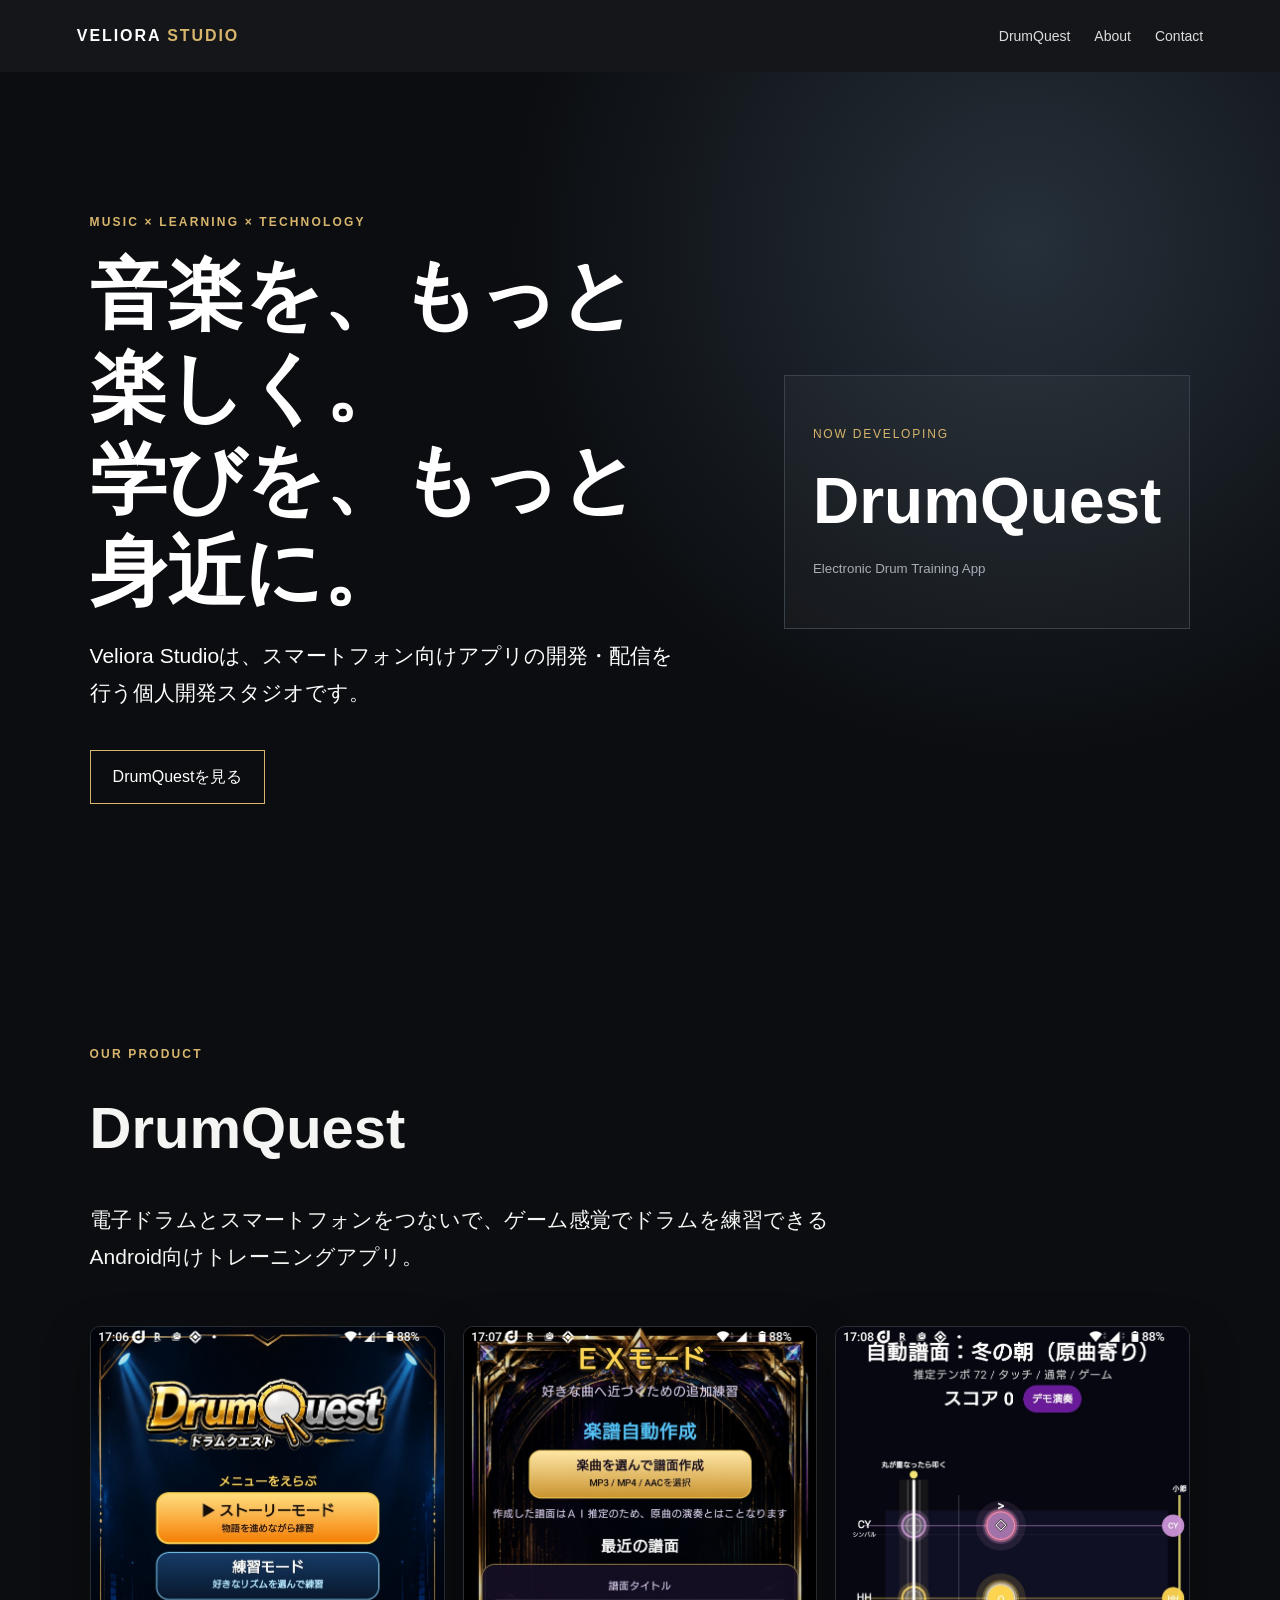
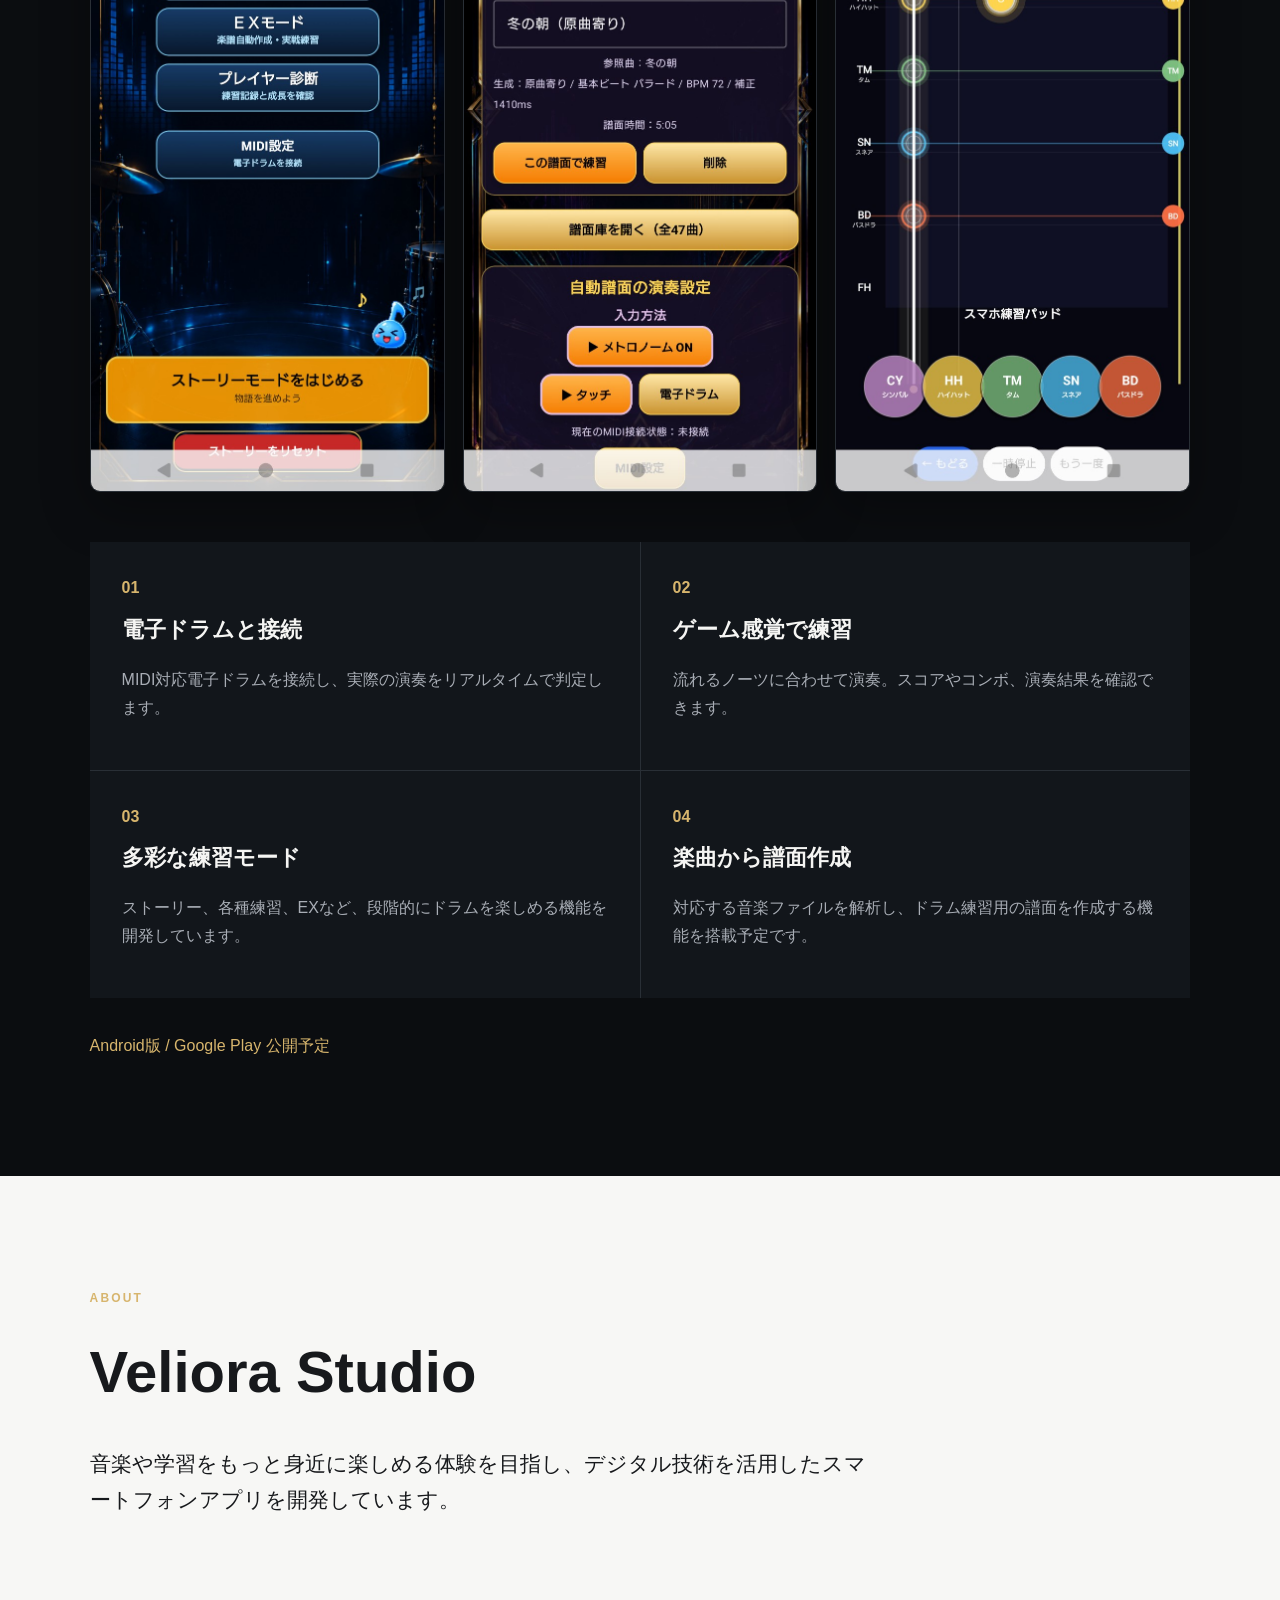
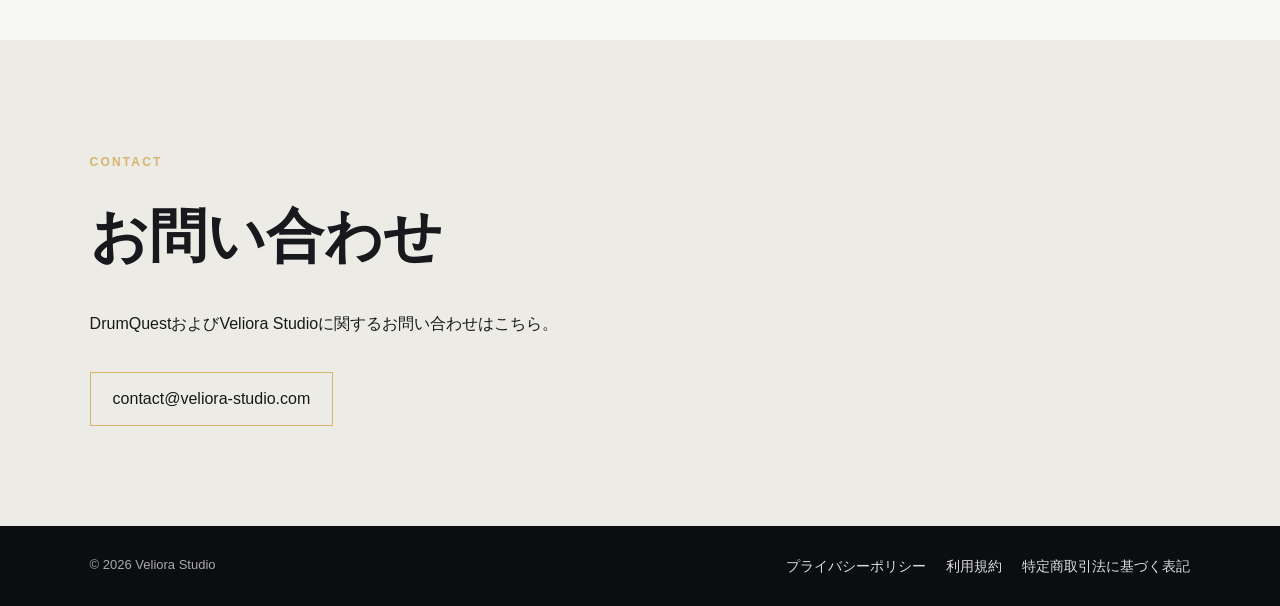
<file: index.html>
<!doctype html>
<html lang="ja"><head><meta charset="utf-8"><meta name="viewport" content="width=device-width,initial-scale=1"><meta name="description" content="Veliora Studio公式サイト。Android向け電子ドラム練習アプリ DrumQuest を開発しています。"><title>Veliora Studio | DrumQuest</title><link rel="stylesheet" href="style.css"></head>
<body><header><a class="brand" href="#top">VELIORA <span>STUDIO</span></a><nav><a href="#drumquest">DrumQuest</a><a href="#about">About</a><a href="#contact">Contact</a></nav></header>
<main id="top"><section class="hero"><div><p class="eyebrow">MUSIC × LEARNING × TECHNOLOGY</p><h1>音楽を、もっと楽しく。<br>学びを、もっと身近に。</h1><p class="lead">Veliora Studioは、スマートフォン向けアプリの開発・配信を行う個人開発スタジオです。</p><a class="button" href="#drumquest">DrumQuestを見る</a></div><div class="hero-card"><span>NOW DEVELOPING</span><strong>DrumQuest</strong><small>Electronic Drum Training App</small></div></section>
<section id="drumquest" class="section dark"><p class="eyebrow">OUR PRODUCT</p><h2>DrumQuest</h2><p class="intro">電子ドラムとスマートフォンをつないで、ゲーム感覚でドラムを練習できるAndroid向けトレーニングアプリ。</p><div class="screens"><img src="assets/drumquest-home.png" alt="DrumQuest メイン画面"><img src="assets/drumquest-ex.png" alt="DrumQuest EXモード"><img src="assets/drumquest-play.png" alt="DrumQuest 演奏画面"></div><div class="features"><article><b>01</b><h3>電子ドラムと接続</h3><p>MIDI対応電子ドラムを接続し、実際の演奏をリアルタイムで判定します。</p></article><article><b>02</b><h3>ゲーム感覚で練習</h3><p>流れるノーツに合わせて演奏。スコアやコンボ、演奏結果を確認できます。</p></article><article><b>03</b><h3>多彩な練習モード</h3><p>ストーリー、各種練習、EXなど、段階的にドラムを楽しめる機能を開発しています。</p></article><article><b>04</b><h3>楽曲から譜面作成</h3><p>対応する音楽ファイルを解析し、ドラム練習用の譜面を作成する機能を搭載予定です。</p></article></div><p class="status">Android版 / Google Play 公開予定</p></section>
<section id="about" class="section"><p class="eyebrow">ABOUT</p><h2>Veliora Studio</h2><p class="intro">音楽や学習をもっと身近に楽しめる体験を目指し、デジタル技術を活用したスマートフォンアプリを開発しています。</p></section>
<section id="contact" class="section contact"><p class="eyebrow">CONTACT</p><h2>お問い合わせ</h2><p>DrumQuestおよびVeliora Studioに関するお問い合わせはこちら。</p><a class="button" href="mailto:contact@veliora-studio.com">contact@veliora-studio.com</a></section>
</main><footer><div>© 2026 Veliora Studio</div><div><a href="privacy.html">プライバシーポリシー</a><a href="terms.html">利用規約</a><a href="tokusho.html">特定商取引法に基づく表記</a></div></footer></body></html>
</file>
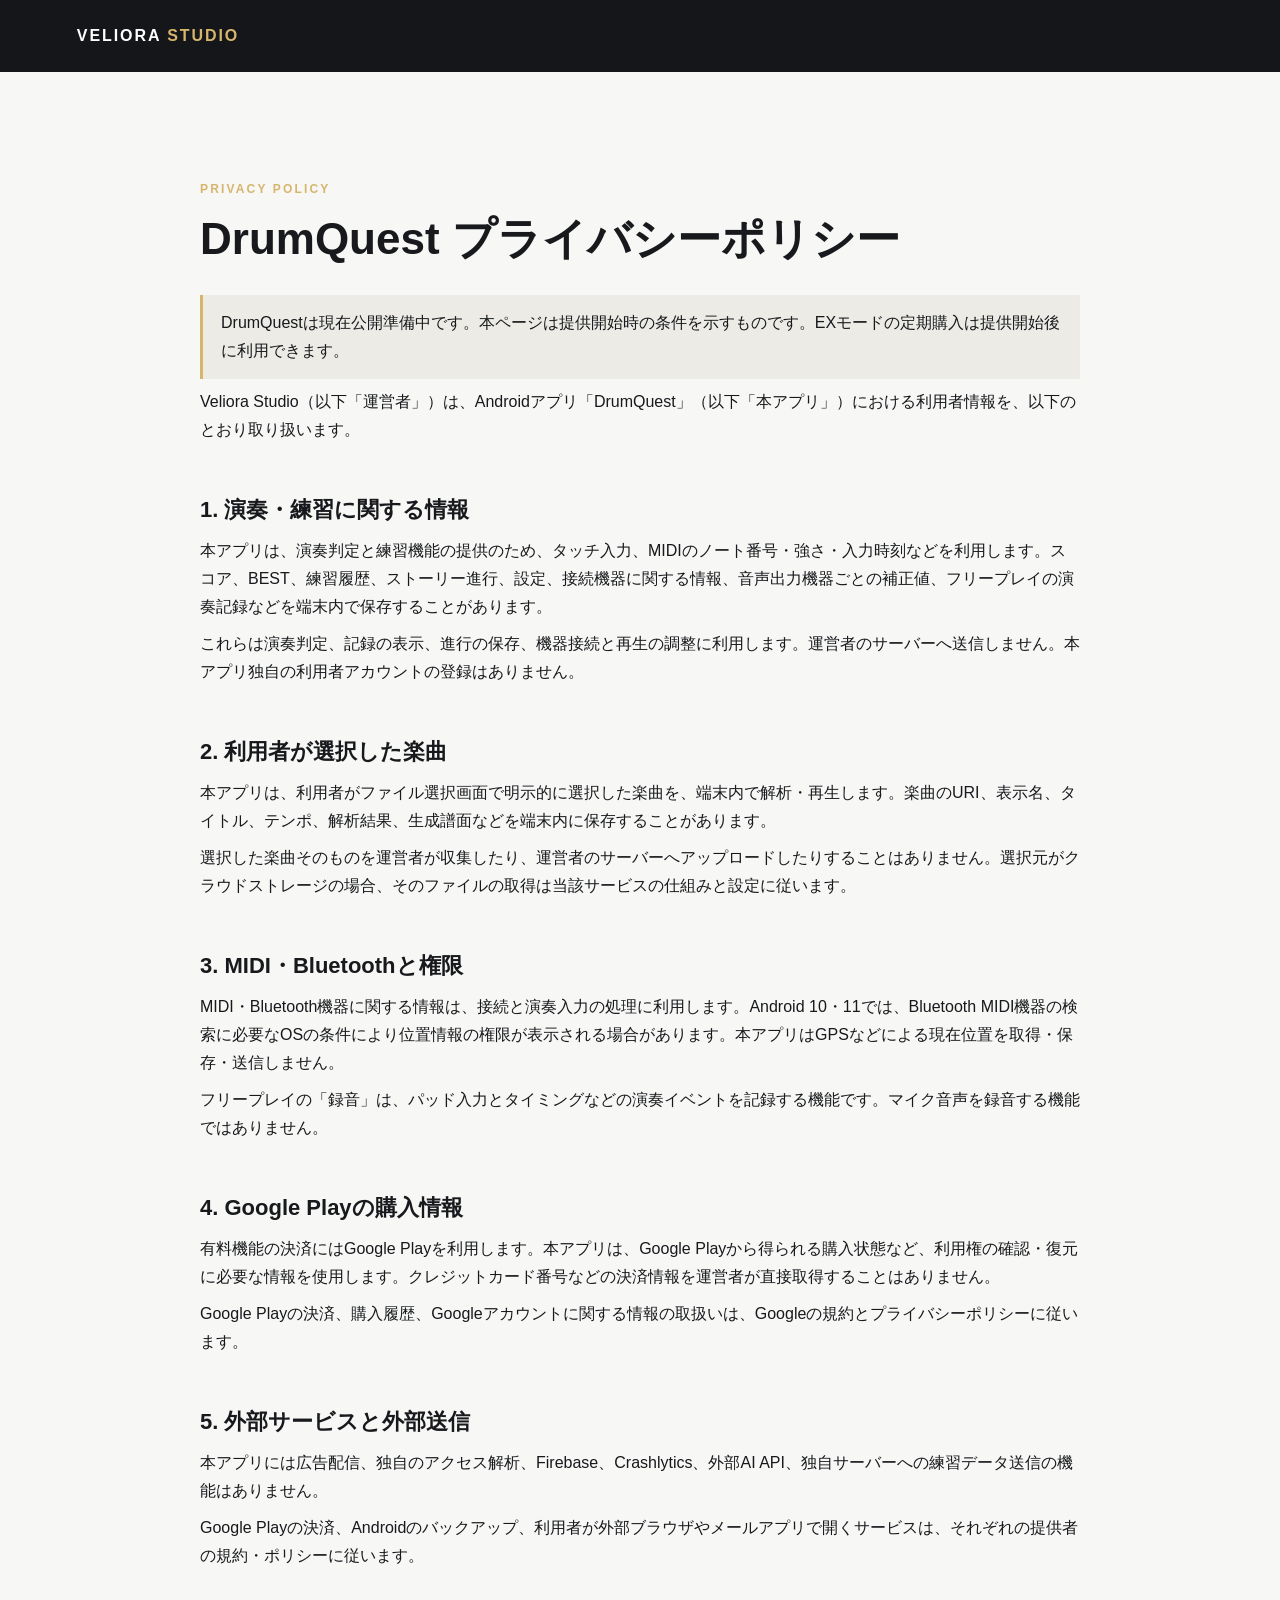
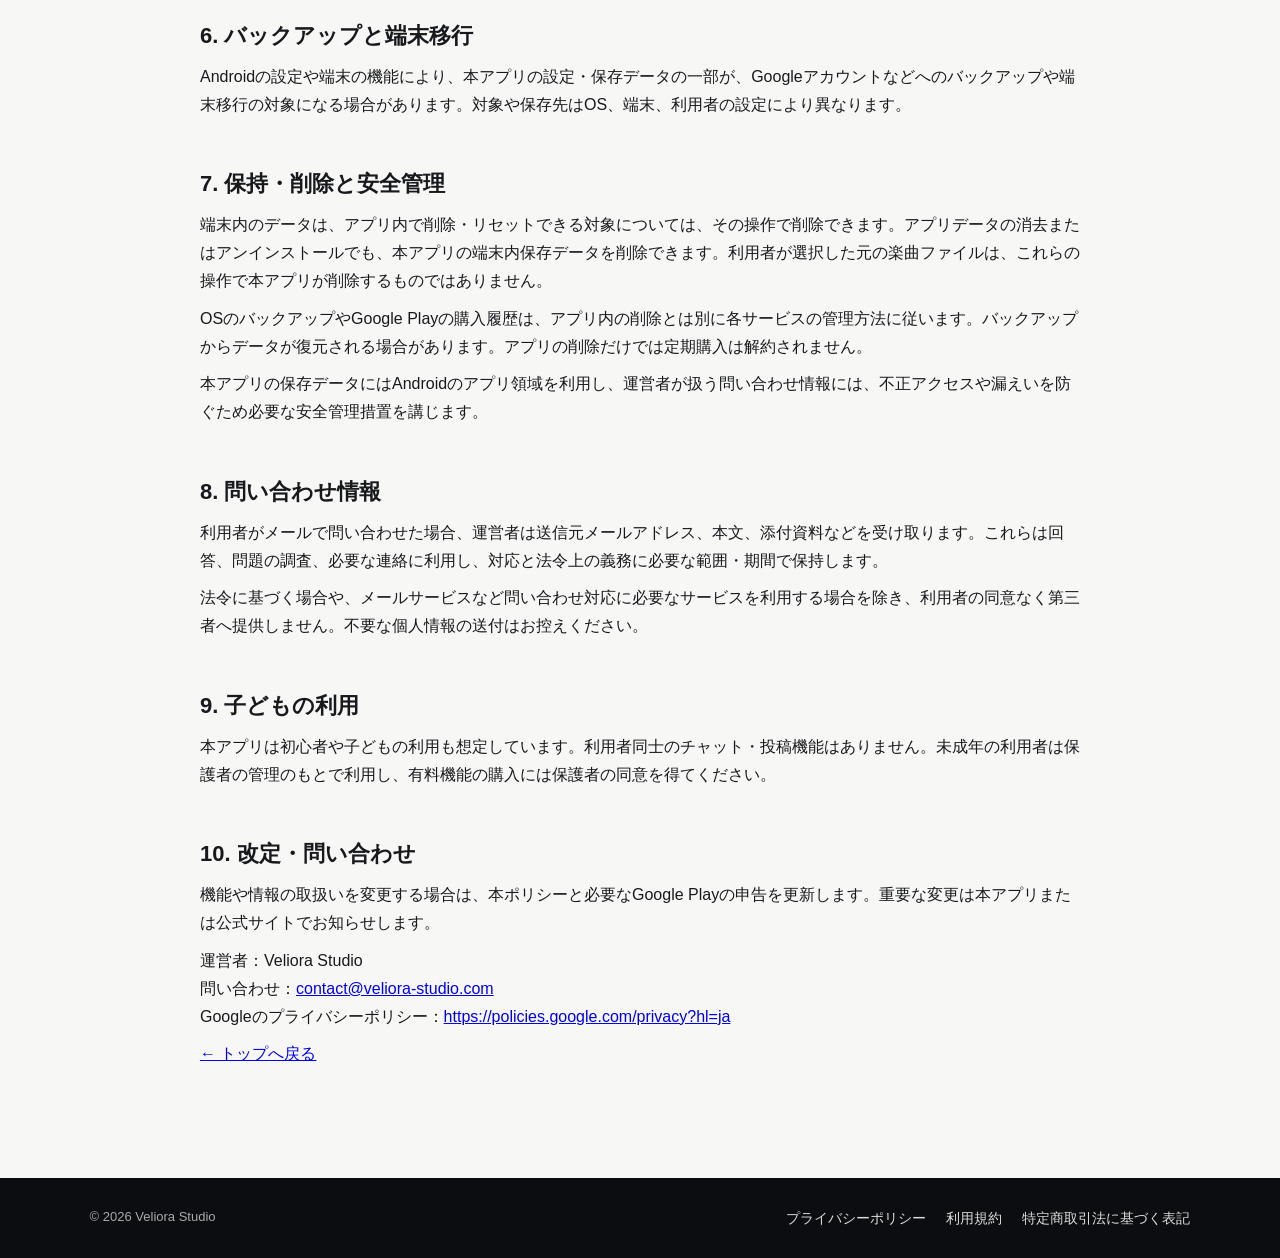
<file: privacy.html>
<!doctype html>
<html lang="ja">
<head>
<meta charset="utf-8">
<meta name="viewport" content="width=device-width,initial-scale=1">
<title>DrumQuest プライバシーポリシー | Veliora Studio</title>
<link rel="stylesheet" href="style.css">
</head>
<body>
<header><a class="brand" href="index.html">VELIORA <span>STUDIO</span></a></header>
<main class="section legal">
<p class="eyebrow">PRIVACY POLICY</p>
<h1>DrumQuest プライバシーポリシー</h1>
<p class="legal-note">DrumQuestは現在公開準備中です。本ページは提供開始時の条件を示すものです。EXモードの定期購入は提供開始後に利用できます。</p>

<p>Veliora Studio（以下「運営者」）は、Androidアプリ「DrumQuest」（以下「本アプリ」）における利用者情報を、以下のとおり取り扱います。</p>

<section>
<h2>1. 演奏・練習に関する情報</h2>
<p>本アプリは、演奏判定と練習機能の提供のため、タッチ入力、MIDIのノート番号・強さ・入力時刻などを利用します。スコア、BEST、練習履歴、ストーリー進行、設定、接続機器に関する情報、音声出力機器ごとの補正値、フリープレイの演奏記録などを端末内で保存することがあります。</p>
<p>これらは演奏判定、記録の表示、進行の保存、機器接続と再生の調整に利用します。運営者のサーバーへ送信しません。本アプリ独自の利用者アカウントの登録はありません。</p>
</section>

<section>
<h2>2. 利用者が選択した楽曲</h2>
<p>本アプリは、利用者がファイル選択画面で明示的に選択した楽曲を、端末内で解析・再生します。楽曲のURI、表示名、タイトル、テンポ、解析結果、生成譜面などを端末内に保存することがあります。</p>
<p>選択した楽曲そのものを運営者が収集したり、運営者のサーバーへアップロードしたりすることはありません。選択元がクラウドストレージの場合、そのファイルの取得は当該サービスの仕組みと設定に従います。</p>
</section>

<section>
<h2>3. MIDI・Bluetoothと権限</h2>
<p>MIDI・Bluetooth機器に関する情報は、接続と演奏入力の処理に利用します。Android 10・11では、Bluetooth MIDI機器の検索に必要なOSの条件により位置情報の権限が表示される場合があります。本アプリはGPSなどによる現在位置を取得・保存・送信しません。</p>
<p>フリープレイの「録音」は、パッド入力とタイミングなどの演奏イベントを記録する機能です。マイク音声を録音する機能ではありません。</p>
</section>

<section>
<h2>4. Google Playの購入情報</h2>
<p>有料機能の決済にはGoogle Playを利用します。本アプリは、Google Playから得られる購入状態など、利用権の確認・復元に必要な情報を使用します。クレジットカード番号などの決済情報を運営者が直接取得することはありません。</p>
<p>Google Playの決済、購入履歴、Googleアカウントに関する情報の取扱いは、Googleの規約とプライバシーポリシーに従います。</p>
</section>

<section>
<h2>5. 外部サービスと外部送信</h2>
<p>本アプリには広告配信、独自のアクセス解析、Firebase、Crashlytics、外部AI API、独自サーバーへの練習データ送信の機能はありません。</p>
<p>Google Playの決済、Androidのバックアップ、利用者が外部ブラウザやメールアプリで開くサービスは、それぞれの提供者の規約・ポリシーに従います。</p>
</section>

<section>
<h2>6. バックアップと端末移行</h2>
<p>Androidの設定や端末の機能により、本アプリの設定・保存データの一部が、Googleアカウントなどへのバックアップや端末移行の対象になる場合があります。対象や保存先はOS、端末、利用者の設定により異なります。</p>
</section>

<section>
<h2>7. 保持・削除と安全管理</h2>
<p>端末内のデータは、アプリ内で削除・リセットできる対象については、その操作で削除できます。アプリデータの消去またはアンインストールでも、本アプリの端末内保存データを削除できます。利用者が選択した元の楽曲ファイルは、これらの操作で本アプリが削除するものではありません。</p>
<p>OSのバックアップやGoogle Playの購入履歴は、アプリ内の削除とは別に各サービスの管理方法に従います。バックアップからデータが復元される場合があります。アプリの削除だけでは定期購入は解約されません。</p>
<p>本アプリの保存データにはAndroidのアプリ領域を利用し、運営者が扱う問い合わせ情報には、不正アクセスや漏えいを防ぐため必要な安全管理措置を講じます。</p>
</section>

<section>
<h2>8. 問い合わせ情報</h2>
<p>利用者がメールで問い合わせた場合、運営者は送信元メールアドレス、本文、添付資料などを受け取ります。これらは回答、問題の調査、必要な連絡に利用し、対応と法令上の義務に必要な範囲・期間で保持します。</p>
<p>法令に基づく場合や、メールサービスなど問い合わせ対応に必要なサービスを利用する場合を除き、利用者の同意なく第三者へ提供しません。不要な個人情報の送付はお控えください。</p>
</section>

<section>
<h2>9. 子どもの利用</h2>
<p>本アプリは初心者や子どもの利用も想定しています。利用者同士のチャット・投稿機能はありません。未成年の利用者は保護者の管理のもとで利用し、有料機能の購入には保護者の同意を得てください。</p>
</section>

<section>
<h2>10. 改定・問い合わせ</h2>
<p>機能や情報の取扱いを変更する場合は、本ポリシーと必要なGoogle Playの申告を更新します。重要な変更は本アプリまたは公式サイトでお知らせします。</p>
<p>運営者：Veliora Studio<br>
問い合わせ：<a href="mailto:contact@veliora-studio.com">contact@veliora-studio.com</a><br>
Googleのプライバシーポリシー：<a href="https://policies.google.com/privacy?hl=ja" target="_blank" rel="noopener">https://policies.google.com/privacy?hl=ja</a></p>
</section>

<p class="legal-back"><a href="index.html">← トップへ戻る</a></p>
</main>
<footer><div>© 2026 Veliora Studio</div><div><a href="privacy.html">プライバシーポリシー</a><a href="terms.html">利用規約</a><a href="tokusho.html">特定商取引法に基づく表記</a></div></footer>
</body>
</html>
</file>
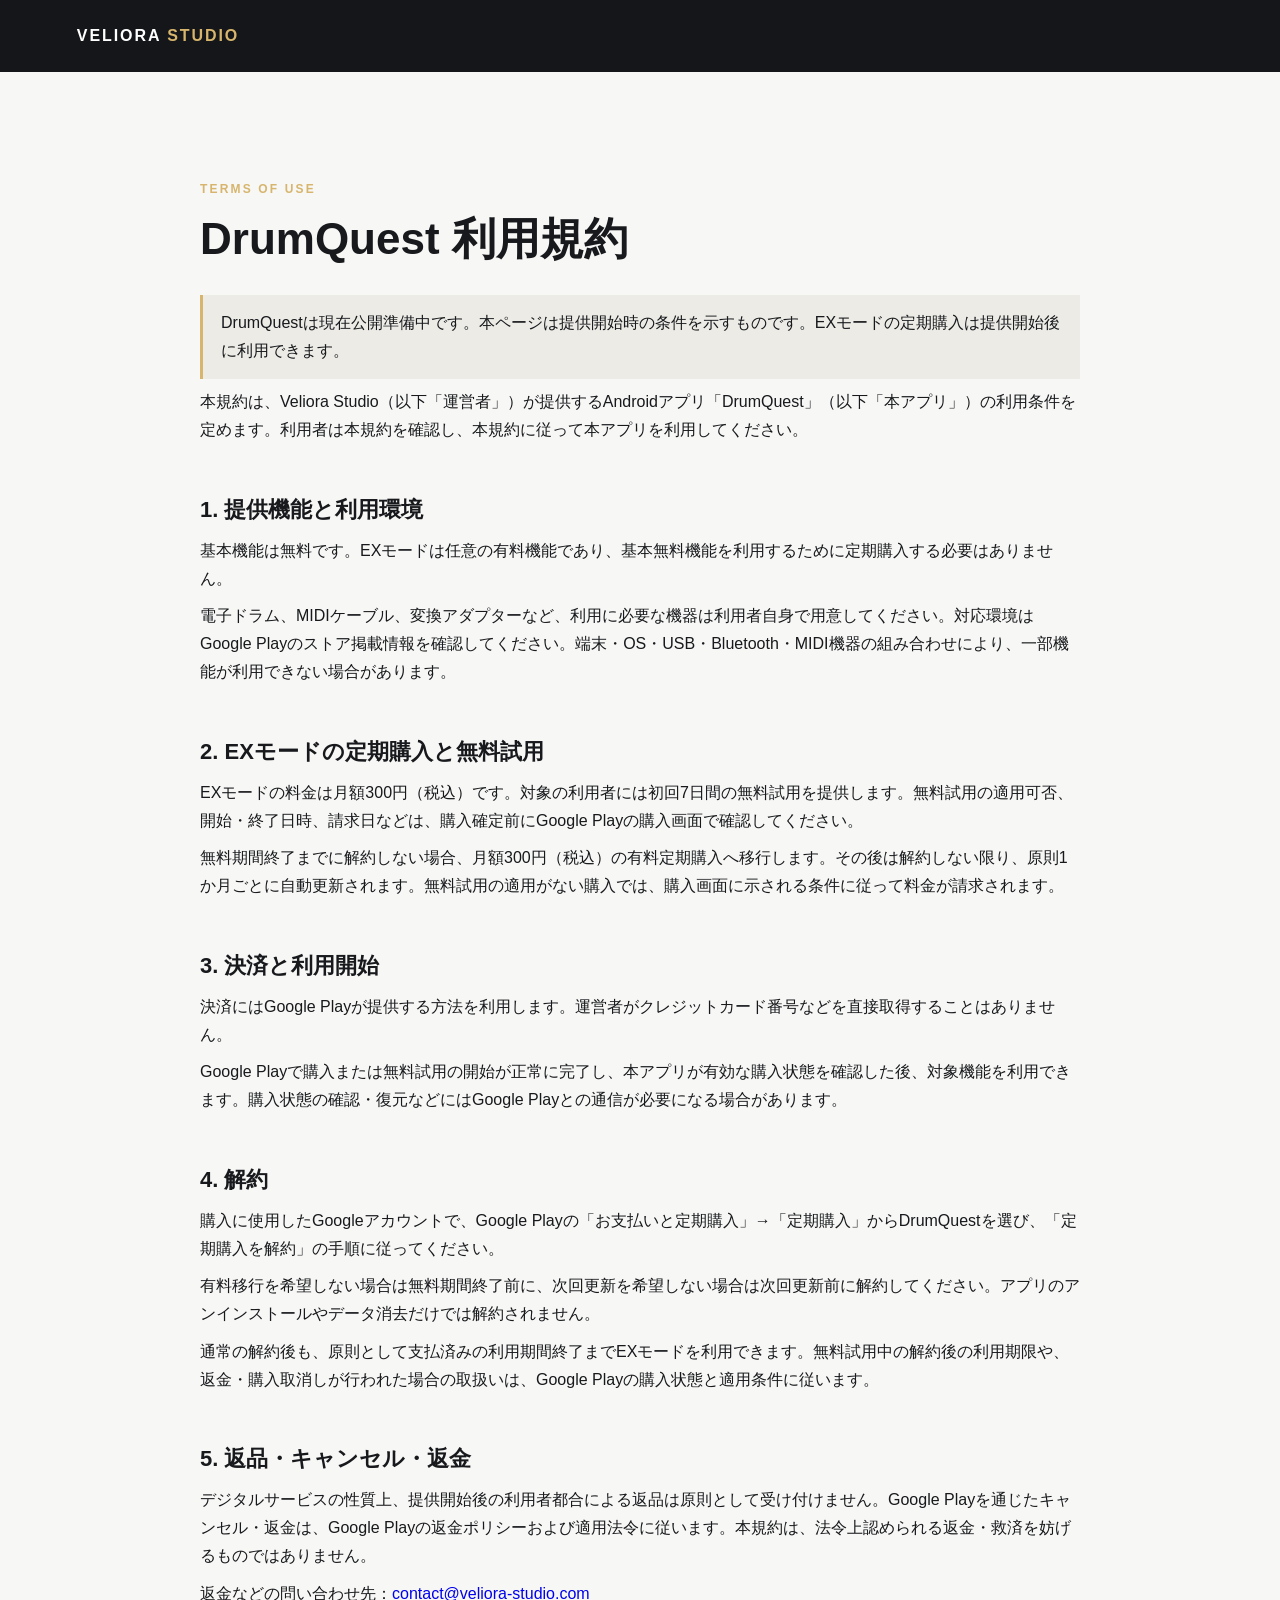
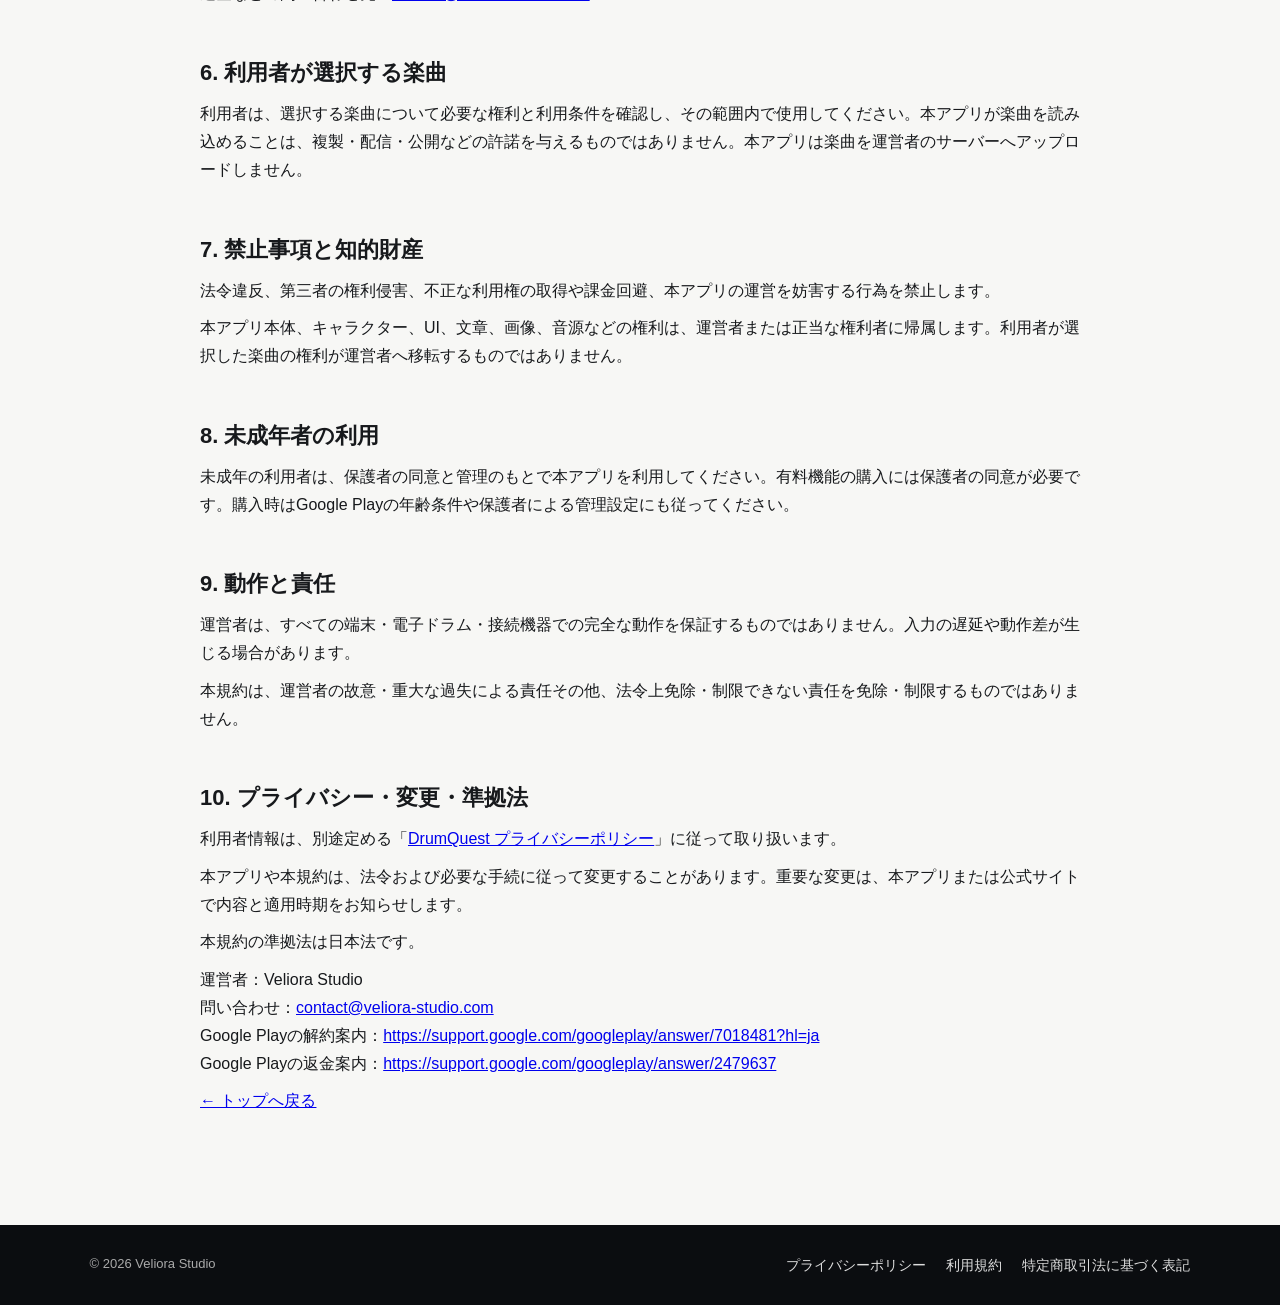
<file: terms.html>
<!doctype html>
<html lang="ja">
<head>
<meta charset="utf-8">
<meta name="viewport" content="width=device-width,initial-scale=1">
<title>DrumQuest 利用規約 | Veliora Studio</title>
<link rel="stylesheet" href="style.css">
</head>
<body>
<header><a class="brand" href="index.html">VELIORA <span>STUDIO</span></a></header>
<main class="section legal">
<p class="eyebrow">TERMS OF USE</p>
<h1>DrumQuest 利用規約</h1>
<p class="legal-note">DrumQuestは現在公開準備中です。本ページは提供開始時の条件を示すものです。EXモードの定期購入は提供開始後に利用できます。</p>

<p>本規約は、Veliora Studio（以下「運営者」）が提供するAndroidアプリ「DrumQuest」（以下「本アプリ」）の利用条件を定めます。利用者は本規約を確認し、本規約に従って本アプリを利用してください。</p>

<section>
<h2>1. 提供機能と利用環境</h2>
<p>基本機能は無料です。EXモードは任意の有料機能であり、基本無料機能を利用するために定期購入する必要はありません。</p>
<p>電子ドラム、MIDIケーブル、変換アダプターなど、利用に必要な機器は利用者自身で用意してください。対応環境はGoogle Playのストア掲載情報を確認してください。端末・OS・USB・Bluetooth・MIDI機器の組み合わせにより、一部機能が利用できない場合があります。</p>
</section>

<section>
<h2>2. EXモードの定期購入と無料試用</h2>
<p>EXモードの料金は月額300円（税込）です。対象の利用者には初回7日間の無料試用を提供します。無料試用の適用可否、開始・終了日時、請求日などは、購入確定前にGoogle Playの購入画面で確認してください。</p>
<p>無料期間終了までに解約しない場合、月額300円（税込）の有料定期購入へ移行します。その後は解約しない限り、原則1か月ごとに自動更新されます。無料試用の適用がない購入では、購入画面に示される条件に従って料金が請求されます。</p>
</section>

<section>
<h2>3. 決済と利用開始</h2>
<p>決済にはGoogle Playが提供する方法を利用します。運営者がクレジットカード番号などを直接取得することはありません。</p>
<p>Google Playで購入または無料試用の開始が正常に完了し、本アプリが有効な購入状態を確認した後、対象機能を利用できます。購入状態の確認・復元などにはGoogle Playとの通信が必要になる場合があります。</p>
</section>

<section>
<h2>4. 解約</h2>
<p>購入に使用したGoogleアカウントで、Google Playの「お支払いと定期購入」→「定期購入」からDrumQuestを選び、「定期購入を解約」の手順に従ってください。</p>
<p>有料移行を希望しない場合は無料期間終了前に、次回更新を希望しない場合は次回更新前に解約してください。アプリのアンインストールやデータ消去だけでは解約されません。</p>
<p>通常の解約後も、原則として支払済みの利用期間終了までEXモードを利用できます。無料試用中の解約後の利用期限や、返金・購入取消しが行われた場合の取扱いは、Google Playの購入状態と適用条件に従います。</p>
</section>

<section>
<h2>5. 返品・キャンセル・返金</h2>
<p>デジタルサービスの性質上、提供開始後の利用者都合による返品は原則として受け付けません。Google Playを通じたキャンセル・返金は、Google Playの返金ポリシーおよび適用法令に従います。本規約は、法令上認められる返金・救済を妨げるものではありません。</p>
<p>返金などの問い合わせ先：<a href="mailto:contact@veliora-studio.com">contact@veliora-studio.com</a></p>
</section>

<section>
<h2>6. 利用者が選択する楽曲</h2>
<p>利用者は、選択する楽曲について必要な権利と利用条件を確認し、その範囲内で使用してください。本アプリが楽曲を読み込めることは、複製・配信・公開などの許諾を与えるものではありません。本アプリは楽曲を運営者のサーバーへアップロードしません。</p>
</section>

<section>
<h2>7. 禁止事項と知的財産</h2>
<p>法令違反、第三者の権利侵害、不正な利用権の取得や課金回避、本アプリの運営を妨害する行為を禁止します。</p>
<p>本アプリ本体、キャラクター、UI、文章、画像、音源などの権利は、運営者または正当な権利者に帰属します。利用者が選択した楽曲の権利が運営者へ移転するものではありません。</p>
</section>

<section>
<h2>8. 未成年者の利用</h2>
<p>未成年の利用者は、保護者の同意と管理のもとで本アプリを利用してください。有料機能の購入には保護者の同意が必要です。購入時はGoogle Playの年齢条件や保護者による管理設定にも従ってください。</p>
</section>

<section>
<h2>9. 動作と責任</h2>
<p>運営者は、すべての端末・電子ドラム・接続機器での完全な動作を保証するものではありません。入力の遅延や動作差が生じる場合があります。</p>
<p>本規約は、運営者の故意・重大な過失による責任その他、法令上免除・制限できない責任を免除・制限するものではありません。</p>
</section>

<section>
<h2>10. プライバシー・変更・準拠法</h2>
<p>利用者情報は、別途定める「<a href="privacy.html">DrumQuest プライバシーポリシー</a>」に従って取り扱います。</p>
<p>本アプリや本規約は、法令および必要な手続に従って変更することがあります。重要な変更は、本アプリまたは公式サイトで内容と適用時期をお知らせします。</p>
<p>本規約の準拠法は日本法です。</p>
<p>運営者：Veliora Studio<br>
問い合わせ：<a href="mailto:contact@veliora-studio.com">contact@veliora-studio.com</a><br>
Google Playの解約案内：<a href="https://support.google.com/googleplay/answer/7018481?hl=ja" target="_blank" rel="noopener">https://support.google.com/googleplay/answer/7018481?hl=ja</a><br>
Google Playの返金案内：<a href="https://support.google.com/googleplay/answer/2479637" target="_blank" rel="noopener">https://support.google.com/googleplay/answer/2479637</a></p>
</section>

<p class="legal-back"><a href="index.html">← トップへ戻る</a></p>
</main>
<footer><div>© 2026 Veliora Studio</div><div><a href="privacy.html">プライバシーポリシー</a><a href="terms.html">利用規約</a><a href="tokusho.html">特定商取引法に基づく表記</a></div></footer>
</body>
</html>
</file>
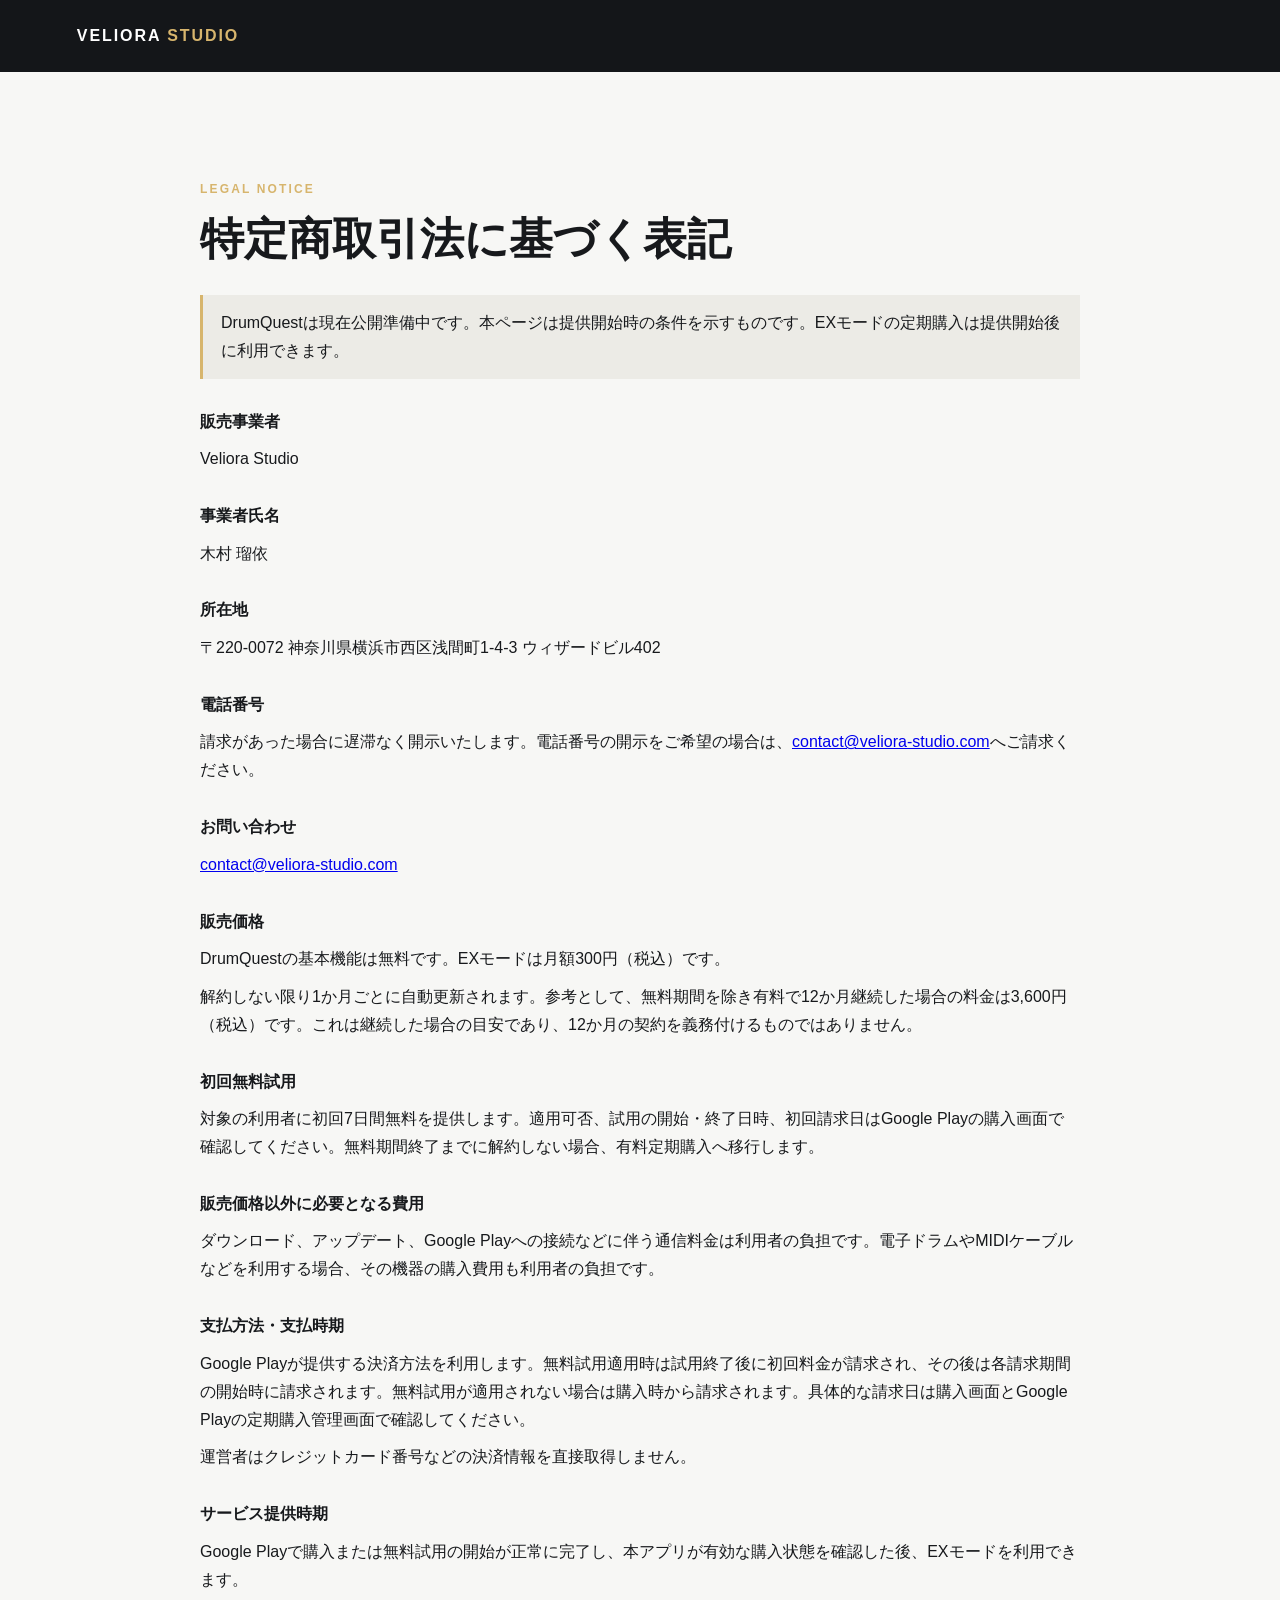
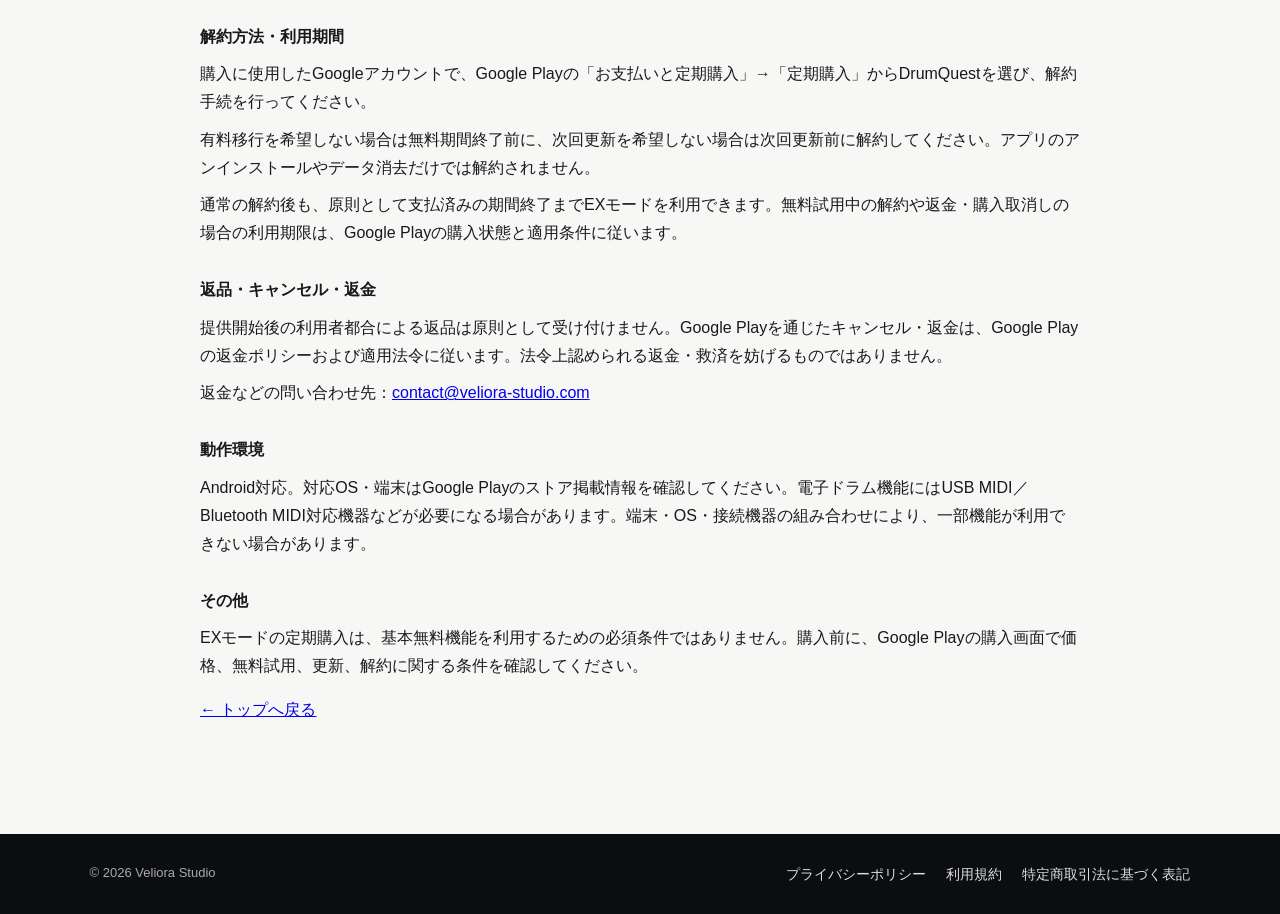
<file: tokusho.html>
<!doctype html>
<html lang="ja">
<head>
<meta charset="utf-8">
<meta name="viewport" content="width=device-width,initial-scale=1">
<title>特定商取引法に基づく表記 | Veliora Studio</title>
<link rel="stylesheet" href="style.css">
</head>
<body>
<header><a class="brand" href="index.html">VELIORA <span>STUDIO</span></a></header>
<main class="section legal">
<p class="eyebrow">LEGAL NOTICE</p>
<h1>特定商取引法に基づく表記</h1>
<p class="legal-note">DrumQuestは現在公開準備中です。本ページは提供開始時の条件を示すものです。EXモードの定期購入は提供開始後に利用できます。</p>

<dl class="legal-list">
<dt>販売事業者</dt>
<dd><p>Veliora Studio</p></dd>

<dt>事業者氏名</dt>
<dd><p>木村 瑠依</p></dd>

<dt>所在地</dt>
<dd><p>〒220-0072 神奈川県横浜市西区浅間町1-4-3 ウィザードビル402</p></dd>

<dt>電話番号</dt>
<dd><p>請求があった場合に遅滞なく開示いたします。電話番号の開示をご希望の場合は、<a href="mailto:contact@veliora-studio.com">contact@veliora-studio.com</a>へご請求ください。</p></dd>

<dt>お問い合わせ</dt>
<dd><p><a href="mailto:contact@veliora-studio.com">contact@veliora-studio.com</a></p></dd>

<dt>販売価格</dt>
<dd>
<p>DrumQuestの基本機能は無料です。EXモードは月額300円（税込）です。</p>
<p>解約しない限り1か月ごとに自動更新されます。参考として、無料期間を除き有料で12か月継続した場合の料金は3,600円（税込）です。これは継続した場合の目安であり、12か月の契約を義務付けるものではありません。</p>
</dd>

<dt>初回無料試用</dt>
<dd><p>対象の利用者に初回7日間無料を提供します。適用可否、試用の開始・終了日時、初回請求日はGoogle Playの購入画面で確認してください。無料期間終了までに解約しない場合、有料定期購入へ移行します。</p></dd>

<dt>販売価格以外に必要となる費用</dt>
<dd><p>ダウンロード、アップデート、Google Playへの接続などに伴う通信料金は利用者の負担です。電子ドラムやMIDIケーブルなどを利用する場合、その機器の購入費用も利用者の負担です。</p></dd>

<dt>支払方法・支払時期</dt>
<dd>
<p>Google Playが提供する決済方法を利用します。無料試用適用時は試用終了後に初回料金が請求され、その後は各請求期間の開始時に請求されます。無料試用が適用されない場合は購入時から請求されます。具体的な請求日は購入画面とGoogle Playの定期購入管理画面で確認してください。</p>
<p>運営者はクレジットカード番号などの決済情報を直接取得しません。</p>
</dd>

<dt>サービス提供時期</dt>
<dd><p>Google Playで購入または無料試用の開始が正常に完了し、本アプリが有効な購入状態を確認した後、EXモードを利用できます。</p></dd>

<dt>解約方法・利用期間</dt>
<dd>
<p>購入に使用したGoogleアカウントで、Google Playの「お支払いと定期購入」→「定期購入」からDrumQuestを選び、解約手続を行ってください。</p>
<p>有料移行を希望しない場合は無料期間終了前に、次回更新を希望しない場合は次回更新前に解約してください。アプリのアンインストールやデータ消去だけでは解約されません。</p>
<p>通常の解約後も、原則として支払済みの期間終了までEXモードを利用できます。無料試用中の解約や返金・購入取消しの場合の利用期限は、Google Playの購入状態と適用条件に従います。</p>
</dd>

<dt>返品・キャンセル・返金</dt>
<dd>
<p>提供開始後の利用者都合による返品は原則として受け付けません。Google Playを通じたキャンセル・返金は、Google Playの返金ポリシーおよび適用法令に従います。法令上認められる返金・救済を妨げるものではありません。</p>
<p>返金などの問い合わせ先：<a href="mailto:contact@veliora-studio.com">contact@veliora-studio.com</a></p>
</dd>

<dt>動作環境</dt>
<dd><p>Android対応。対応OS・端末はGoogle Playのストア掲載情報を確認してください。電子ドラム機能にはUSB MIDI／Bluetooth MIDI対応機器などが必要になる場合があります。端末・OS・接続機器の組み合わせにより、一部機能が利用できない場合があります。</p></dd>

<dt>その他</dt>
<dd><p>EXモードの定期購入は、基本無料機能を利用するための必須条件ではありません。購入前に、Google Playの購入画面で価格、無料試用、更新、解約に関する条件を確認してください。</p></dd>
</dl>

<p class="legal-back"><a href="index.html">← トップへ戻る</a></p>
</main>
<footer><div>© 2026 Veliora Studio</div><div><a href="privacy.html">プライバシーポリシー</a><a href="terms.html">利用規約</a><a href="tokusho.html">特定商取引法に基づく表記</a></div></footer>
</body>
</html>
</file>
<file: style.css>
:root{--bg:#0b0d10;--panel:#12161b;--text:#f5f5f3;--muted:#a8adb5;--gold:#d7b56d;--line:#292f36}*{box-sizing:border-box}html{scroll-behavior:smooth}body{margin:0;font-family:-apple-system,BlinkMacSystemFont,"Segoe UI","Noto Sans JP",sans-serif;background:#f7f7f5;color:#17191c;line-height:1.75}header{height:72px;display:flex;align-items:center;justify-content:space-between;padding:0 max(6vw,24px);background:rgba(11,13,16,.96);position:sticky;top:0;z-index:5}.brand{font-weight:800;letter-spacing:.12em;color:white;text-decoration:none}.brand span{color:var(--gold)}nav{display:flex;gap:24px}nav a,footer a{color:#ddd;text-decoration:none;font-size:14px}.hero{min-height:78vh;background:radial-gradient(circle at 80% 20%,#26303a 0,#0b0d10 42%);color:white;display:grid;grid-template-columns:1.25fr .75fr;align-items:center;gap:8vw;padding:10vw max(7vw,28px)}h1{font-size:clamp(40px,6vw,78px);line-height:1.2;margin:.2em 0}.lead,.intro{font-size:clamp(17px,2vw,21px);max-width:780px}.eyebrow{color:var(--gold);font-weight:800;letter-spacing:.18em;font-size:12px}.button{display:inline-block;margin-top:18px;padding:12px 22px;border:1px solid var(--gold);color:inherit;text-decoration:none}.hero-card{border:1px solid #39414a;padding:48px 28px;display:flex;flex-direction:column;background:rgba(255,255,255,.03)}.hero-card span{color:var(--gold);font-size:12px;letter-spacing:.15em}.hero-card strong{font-size:clamp(34px,5vw,64px)}.hero-card small{color:var(--muted)}.section{padding:100px max(7vw,28px)}.section h2{font-size:clamp(34px,5vw,58px);margin:.1em 0 .4em}.dark{background:var(--bg);color:var(--text)}.screens{display:grid;grid-template-columns:repeat(3,1fr);gap:18px;margin:50px 0}.screens img{width:100%;border:1px solid var(--line);border-radius:10px;box-shadow:0 18px 50px rgba(0,0,0,.3)}.features{display:grid;grid-template-columns:repeat(2,1fr);gap:1px;background:var(--line);margin-top:50px}.features article{background:var(--panel);padding:32px}.features b{color:var(--gold)}.features h3{font-size:22px;margin:.4em 0}.features p{color:var(--muted)}.status{margin-top:34px;color:var(--gold)}.contact{background:#ecebe6}.contact .button{color:#17191c}footer{background:var(--bg);color:#aaa;display:flex;justify-content:space-between;gap:20px;padding:28px max(7vw,28px);font-size:13px}footer div:last-child{display:flex;flex-wrap:wrap;gap:6px 20px}@media(max-width:760px){header{height:64px}nav{display:none}.hero{grid-template-columns:1fr;min-height:auto;padding-top:90px;padding-bottom:80px}.hero-card{padding:32px 22px}.screens{grid-template-columns:1fr;max-width:460px;margin-left:auto;margin-right:auto}.features{grid-template-columns:1fr}.section{padding-top:72px;padding-bottom:72px}footer{flex-direction:column}}
.legal{max-width:880px;margin:0 auto;box-sizing:content-box;overflow-wrap:anywhere}.legal h1{font-size:clamp(28px,4.5vw,44px);line-height:1.35;margin:.2em 0 .6em}.legal h2{font-size:clamp(18px,2.2vw,22px);line-height:1.5;margin:2.2em 0 .5em}.legal p{margin:.6em 0}.legal-note{border-left:3px solid var(--gold);background:#ecebe6;padding:14px 18px}.legal-list dt{font-weight:700;margin-top:1.8em}.legal-list dd{margin:.2em 0 0}.legal-back{margin-top:3em}
</file>
